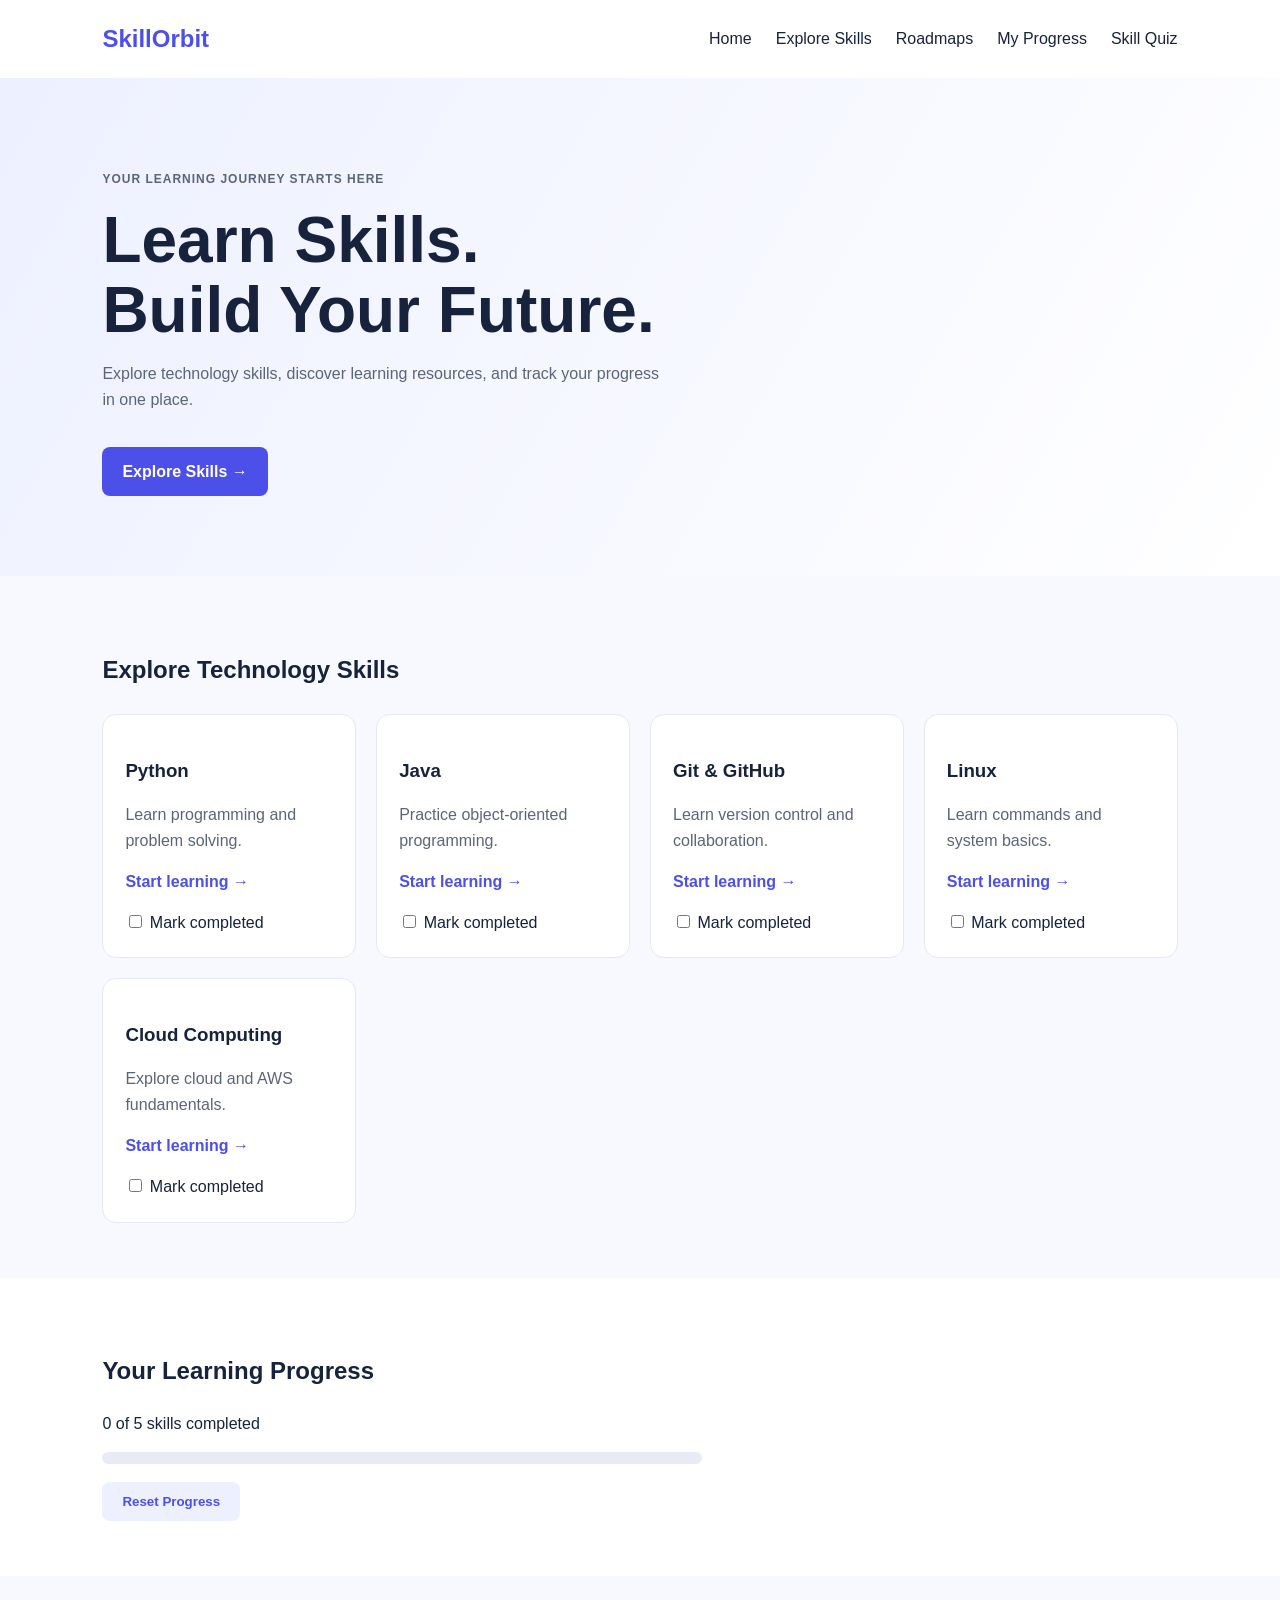
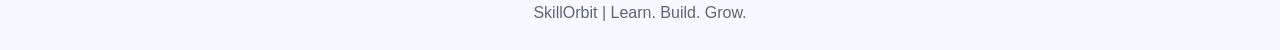
<file: index.html>
<!DOCTYPE html>
<html lang="en">
<head>
    <meta charset="UTF-8">
    <meta name="viewport" content="width=device-width, initial-scale=1.0">
    <title>SkillOrbit - Learn and Grow</title>
    <link rel="stylesheet" href="style.css">
</head>
<body>

    

<header class="navbar">
    <a href="index.html" class="logo">SkillOrbit</a>
    <nav>
        <a href="index.html">Home</a>
        <a href="skills.html">Explore Skills</a>
        <a href="roadmaps.html">Roadmaps</a>
        <a href="progress.html">My Progress</a>
        <a href="quiz.html">Skill Quiz</a>
    </nav>
</header>



    <main>
        <section class="hero">
            <p class="eyebrow">YOUR LEARNING JOURNEY STARTS HERE</p>
            <h1>Learn Skills.<br>Build Your Future.</h1>
            <p>
                Explore technology skills, discover learning resources,
                and track your progress in one place.
            </p>
            <a class="primary-btn" href="#skills">Explore Skills →</a>
        </section>

        <section id="skills" class="section">
            <h2>Explore Technology Skills</h2>
            <div id="skill-list" class="skill-grid"></div>
        </section>

        <section id="progress" class="section progress-section">
            <h2>Your Learning Progress</h2>
            <p id="progress-text">0 of 5 skills completed</p>

            <div class="progress-track">
                <div id="progress-bar"></div>
            </div>

            <button id="reset-btn">Reset Progress</button>
        </section>
    </main>

    <footer>
        SkillOrbit | Learn. Build. Grow.
    </footer>

    <script src="script.js"></script>
</body>
</html>
</file>
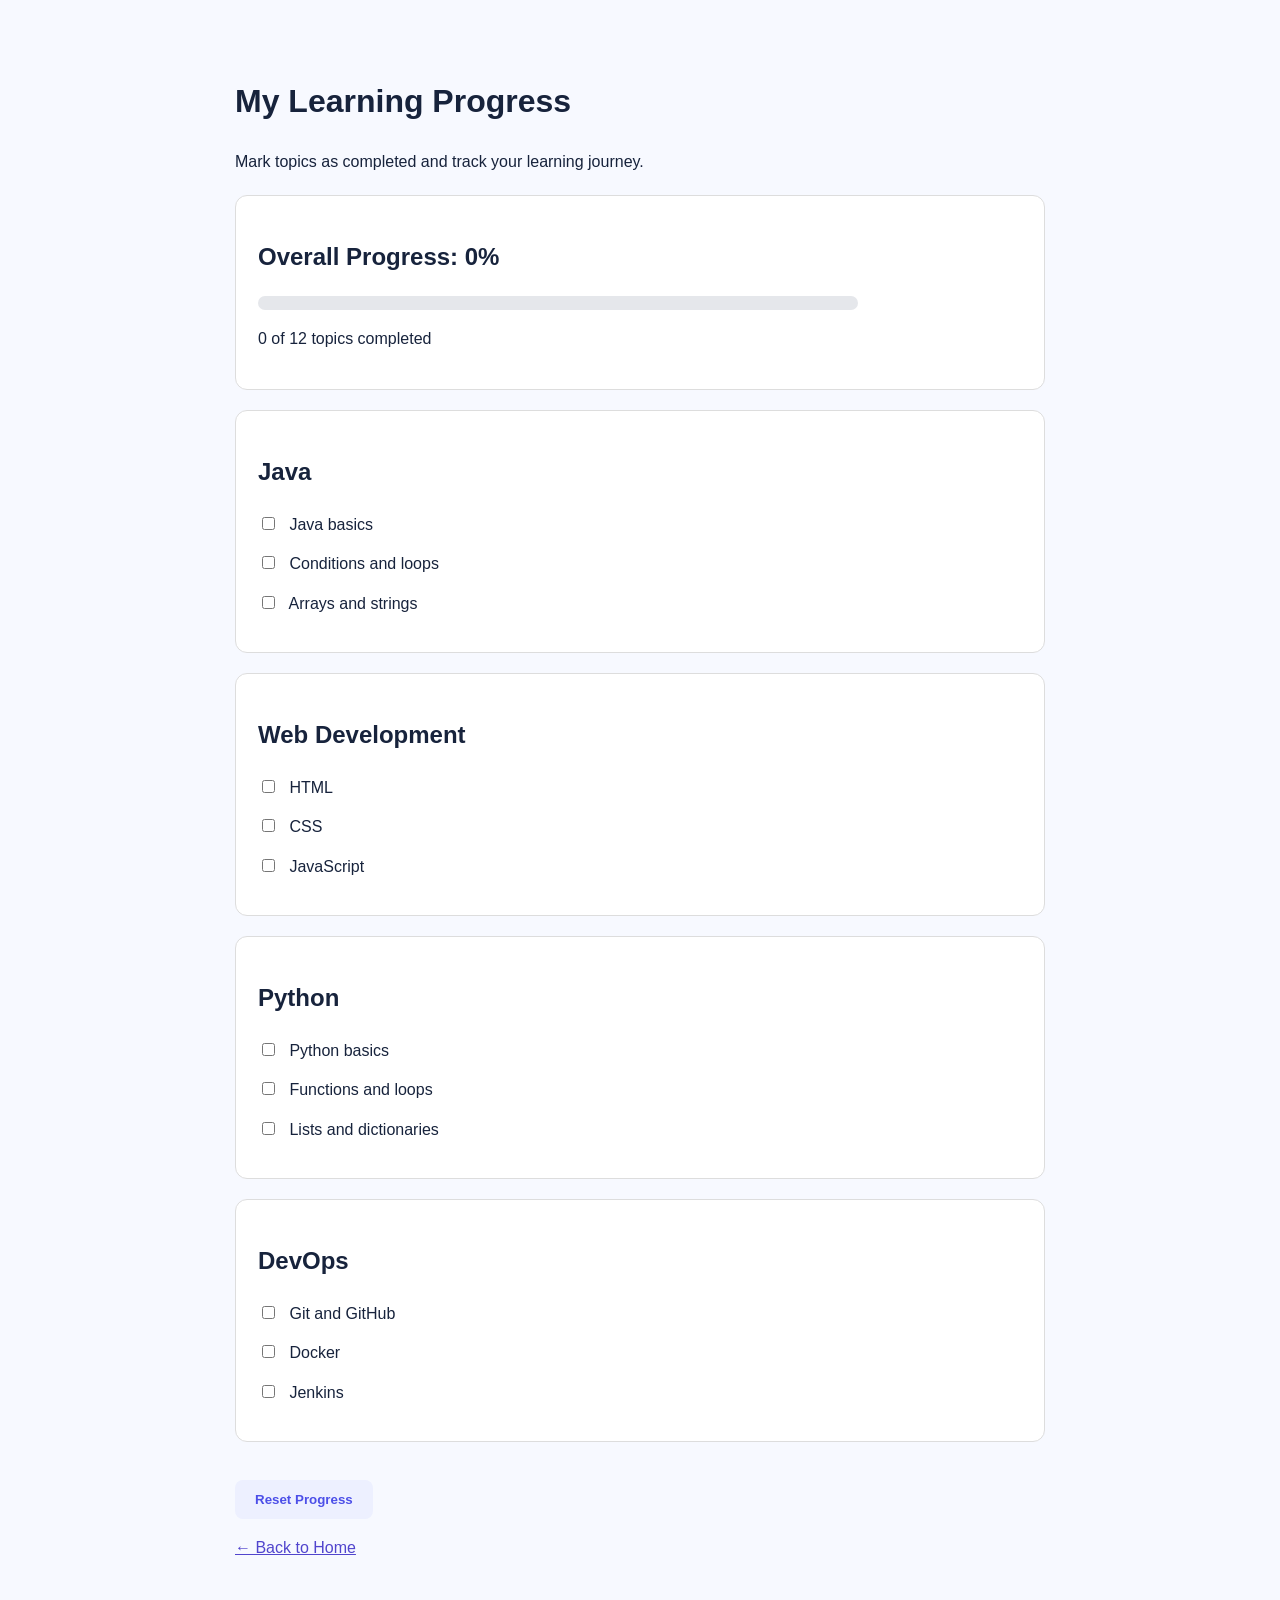
<file: progress.html>
<!DOCTYPE html>
<html lang="en">
<head>
  <meta charset="UTF-8">
  <meta name="viewport" content="width=device-width, initial-scale=1.0">
  <title>My Progress | SkillOrbit</title>
  <link rel="stylesheet" href="style.css">
  <style>
    .progress-page {
      max-width: 850px;
      margin: 35px auto;
      padding: 20px;
    }
    .progress-card {
      background: white;
      border: 1px solid #ddd;
      border-radius: 12px;
      padding: 22px;
      margin: 20px 0;
    }
    .progress-track {
      background: #e5e7eb;
      height: 14px;
      border-radius: 10px;
      overflow: hidden;
    }
    .progress-fill {
      height: 100%;
      width: 0;
      background: #5145cd;
      transition: width 0.3s;
    }
    .topic {
      display: block;
      margin: 14px 0;
    }
    .topic input { margin-right: 10px; }
    .progress-page a {
      color: #5145cd;
    }
  </style>
</head>
<body>
  <main class="progress-page">
    <h1>My Learning Progress</h1>
    <p>Mark topics as completed and track your learning journey.</p>

    <section class="progress-card">
      <h2>Overall Progress: <span id="percentage">0%</span></h2>
      <div
        class="progress-track"
        role="progressbar"
        aria-label="Overall learning progress"
        aria-valuemin="0"
        aria-valuemax="100"
        aria-valuenow="0"
        id="progressBar"
      >
        <div class="progress-fill" id="progressFill"></div>
      </div>
      <p id="completedCount">0 of 12 topics completed</p>
    </section>

    <section class="progress-card">
      <h2>Java</h2>
      <label class="topic"><input type="checkbox" data-topic="java1"> Java basics</label>
      <label class="topic"><input type="checkbox" data-topic="java2"> Conditions and loops</label>
      <label class="topic"><input type="checkbox" data-topic="java3"> Arrays and strings</label>
    </section>

    <section class="progress-card">
      <h2>Web Development</h2>
      <label class="topic"><input type="checkbox" data-topic="web1"> HTML</label>
      <label class="topic"><input type="checkbox" data-topic="web2"> CSS</label>
      <label class="topic"><input type="checkbox" data-topic="web3"> JavaScript</label>
    </section>

    <section class="progress-card">
      <h2>Python</h2>
      <label class="topic"><input type="checkbox" data-topic="python1"> Python basics</label>
      <label class="topic"><input type="checkbox" data-topic="python2"> Functions and loops</label>
      <label class="topic"><input type="checkbox" data-topic="python3"> Lists and dictionaries</label>
    </section>

    <section class="progress-card">
      <h2>DevOps</h2>
      <label class="topic"><input type="checkbox" data-topic="devops1"> Git and GitHub</label>
      <label class="topic"><input type="checkbox" data-topic="devops2"> Docker</label>
      <label class="topic"><input type="checkbox" data-topic="devops3"> Jenkins</label>
    </section>

    <button type="button" id="resetProgress">Reset Progress</button>
    <p><a href="index.html">← Back to Home</a></p>
  </main>

  <script>
    const checkboxes = document.querySelectorAll("[data-topic]");
    const percentage = document.getElementById("percentage");
    const progressFill = document.getElementById("progressFill");
    const progressBar = document.getElementById("progressBar");
    const completedCount = document.getElementById("completedCount");
    const storageKey = "skillorbit-progress";

    let savedProgress = {};
    try {
      savedProgress = JSON.parse(localStorage.getItem(storageKey)) || {};
    } catch {
      savedProgress = {};
    }

    checkboxes.forEach((checkbox) => {
      checkbox.checked = savedProgress[checkbox.dataset.topic] === true;

      checkbox.addEventListener("change", () => {
        savedProgress[checkbox.dataset.topic] = checkbox.checked;
        localStorage.setItem(storageKey, JSON.stringify(savedProgress));
        updateProgress();
      });
    });

    function updateProgress() {
      const total = checkboxes.length;
      const completed = [...checkboxes].filter((checkbox) => checkbox.checked).length;
      const percent = Math.round((completed / total) * 100);

      percentage.textContent = percent + "%";
      progressFill.style.width = percent + "%";
      progressBar.setAttribute("aria-valuenow", percent);
      completedCount.textContent = `${completed} of ${total} topics completed`;
    }

    document.getElementById("resetProgress").addEventListener("click", () => {
      checkboxes.forEach((checkbox) => {
        checkbox.checked = false;
      });
      savedProgress = {};
      localStorage.removeItem(storageKey);
      updateProgress();
    });

    updateProgress();
  </script>
</body>
</html>
</file>
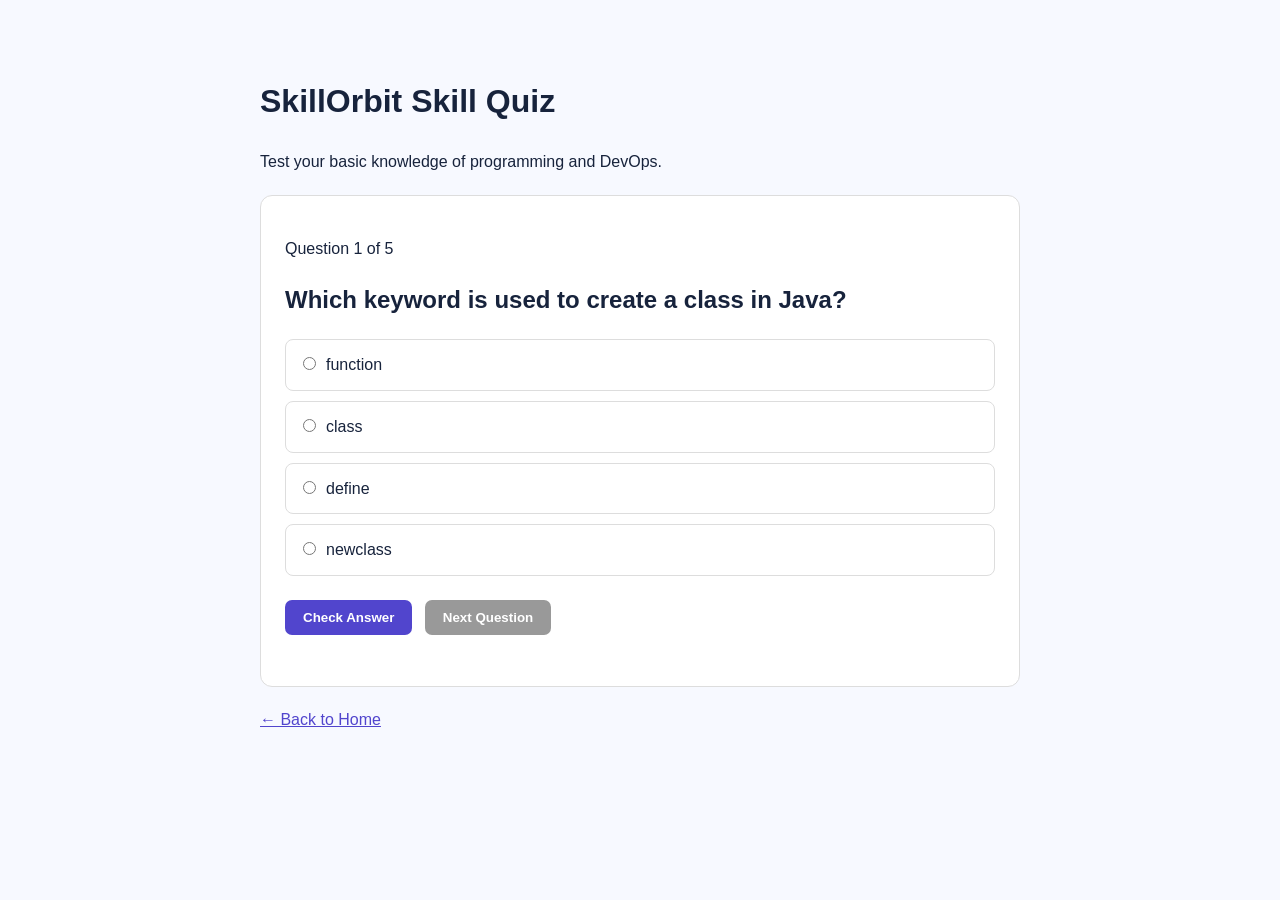
<file: quiz.html>
<!DOCTYPE html>
<html lang="en">
<head>
  <meta charset="UTF-8">
  <meta name="viewport" content="width=device-width, initial-scale=1.0">
  <title>Skill Quiz | SkillOrbit</title>
  <link rel="stylesheet" href="style.css">
  <style>
    .quiz-page { max-width: 800px; margin: 35px auto; padding: 20px; }
    .quiz-card { background: white; border: 1px solid #ddd; border-radius: 12px; padding: 24px; margin: 20px 0; }
    .option { display: block; padding: 12px; margin: 10px 0; border: 1px solid #ddd; border-radius: 8px; cursor: pointer; }
    .option:hover { background: #f1f0ff; }
    .option input { margin-right: 10px; }
    #feedback { font-weight: bold; margin-top: 15px; }
    #result { font-size: 1.2rem; font-weight: bold; }
    .quiz-page button { padding: 10px 18px; margin: 8px 8px 8px 0; border: 0; border-radius: 7px; background: #5145cd; color: white; cursor: pointer; }
    .quiz-page button:disabled { background: #999; cursor: not-allowed; }
    .quiz-page a { color: #5145cd; }
  </style>
</head>
<body>
  <main class="quiz-page">
    <h1>SkillOrbit Skill Quiz</h1>
    <p>Test your basic knowledge of programming and DevOps.</p>

    <section class="quiz-card">
      <p id="questionNumber">Question 1 of 5</p>
      <h2 id="question">Loading question...</h2>
      <div id="options"></div>
      <p id="feedback" aria-live="polite"></p>
      <button id="checkButton">Check Answer</button>
      <button id="nextButton" disabled>Next Question</button>
      <p id="result" aria-live="polite"></p>
    </section>

    <p><a href="index.html">← Back to Home</a></p>
  </main>

  <script>
    const questions = [
      {
        question: "Which keyword is used to create a class in Java?",
        options: ["function", "class", "define", "newclass"],
        answer: 1,
        explanation: "The class keyword declares a class in Java."
      },
      {
        question: "Which language is commonly used to add interactivity to web pages?",
        options: ["HTML", "CSS", "JavaScript", "SQL"],
        answer: 2,
        explanation: "JavaScript adds behavior and interactivity to web pages."
      },
      {
        question: "What is Git mainly used for?",
        options: ["Version control", "Image editing", "Browsing websites", "Creating databases"],
        answer: 0,
        explanation: "Git tracks changes in files and supports collaboration."
      },
      {
        question: "What is Docker used for?",
        options: ["Writing only CSS", "Running applications in containers", "Replacing Git", "Creating spreadsheets"],
        answer: 1,
        explanation: "Docker packages and runs applications in containers."
      },
      {
        question: "What does a CI pipeline commonly do?",
        options: ["Only changes website colors", "Deletes all source code", "Automatically builds and tests code", "Replaces programming"],
        answer: 2,
        explanation: "Continuous Integration automates steps such as building and testing code."
      }
    ];

    let current = 0;
    let score = 0;
    let answered = false;

    const questionElement = document.getElementById("question");
    const numberElement = document.getElementById("questionNumber");
    const optionsElement = document.getElementById("options");
    const feedbackElement = document.getElementById("feedback");
    const checkButton = document.getElementById("checkButton");
    const nextButton = document.getElementById("nextButton");
    const resultElement = document.getElementById("result");

    function showQuestion() {
      const item = questions[current];
      answered = false;
      numberElement.textContent = `Question ${current + 1} of ${questions.length}`;
      questionElement.textContent = item.question;
      feedbackElement.textContent = "";
      resultElement.textContent = "";
      optionsElement.replaceChildren();

      item.options.forEach((option, index) => {
        const label = document.createElement("label");
        label.className = "option";

        const radio = document.createElement("input");
        radio.type = "radio";
        radio.name = "answer";
        radio.value = index;

        label.append(radio, document.createTextNode(option));
        optionsElement.append(label);
      });

      checkButton.disabled = false;
      nextButton.disabled = true;
      nextButton.textContent = current === questions.length - 1 ? "Show Result" : "Next Question";
    }

    checkButton.addEventListener("click", () => {
      if (answered) return;

      const selected = document.querySelector('input[name="answer"]:checked');
      if (!selected) {
        feedbackElement.textContent = "Please select an answer first.";
        return;
      }

      const item = questions[current];
      const isCorrect = Number(selected.value) === item.answer;
      if (isCorrect) score++;

      feedbackElement.textContent = (isCorrect ? "Correct! " : "Not quite. ") + item.explanation;
      answered = true;
      checkButton.disabled = true;
      nextButton.disabled = false;
    });

    nextButton.addEventListener("click", () => {
      if (!answered) return;

      if (current < questions.length - 1) {
        current++;
        showQuestion();
      } else {
        numberElement.textContent = "Quiz completed!";
        questionElement.textContent = "Your final score";
        optionsElement.replaceChildren();
        feedbackElement.textContent = "";
        resultElement.textContent = `${score} out of ${questions.length} (${Math.round(score / questions.length * 100)}%)`;
        checkButton.disabled = true;
        nextButton.disabled = true;
        nextButton.textContent = "Quiz Finished";
      }
    });

    showQuestion();
  </script>
</body>
</html>
</file>
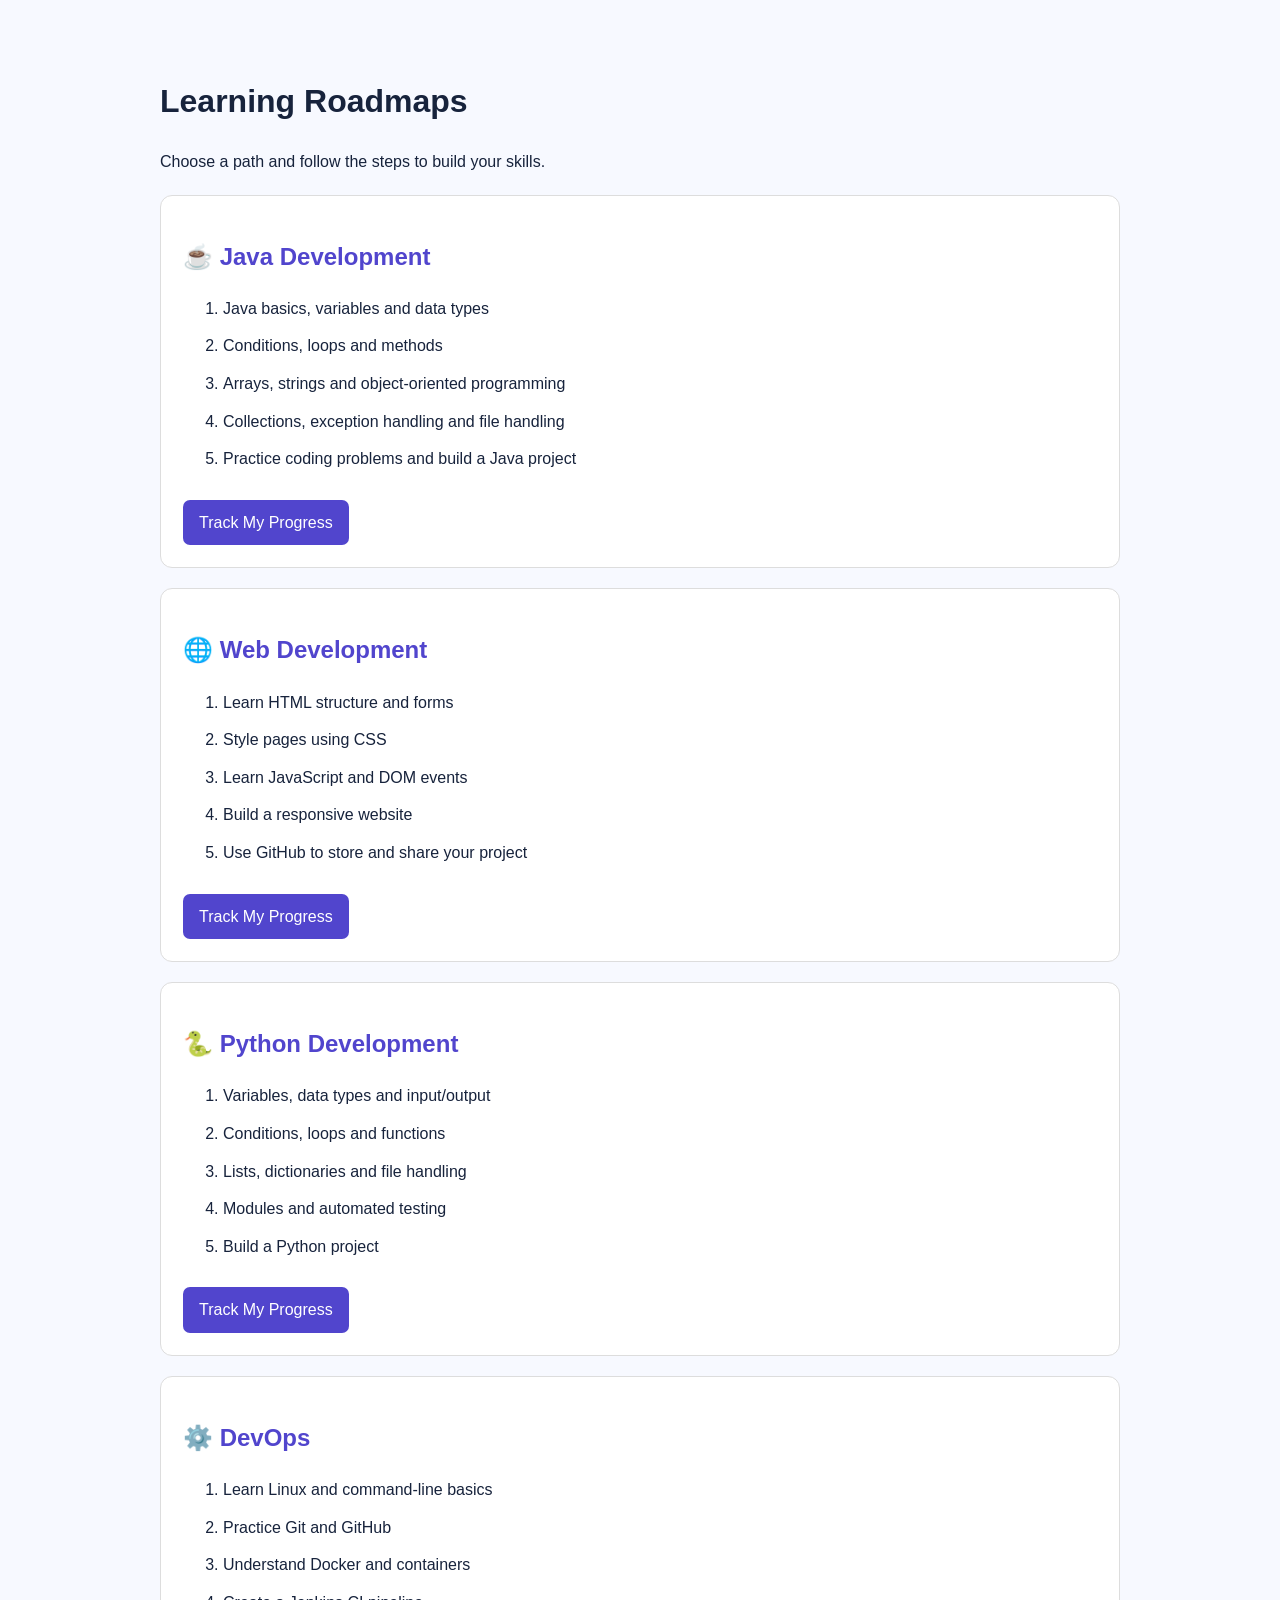
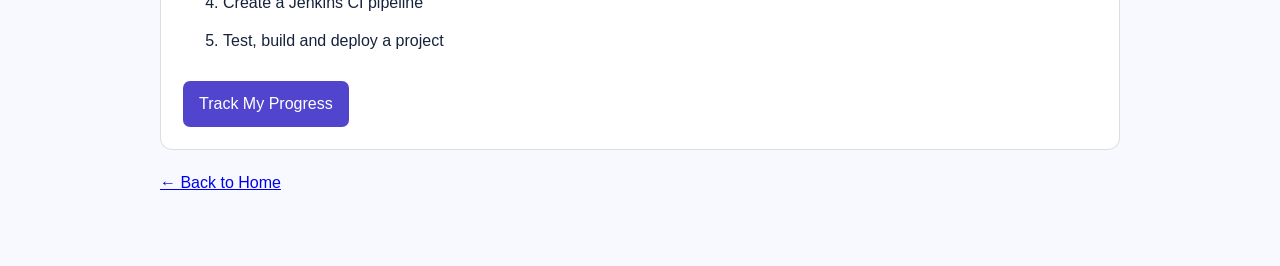
<file: roadmaps.html>
<!DOCTYPE html>
<html lang="en">
<head>
  <meta charset="UTF-8">
  <meta name="viewport" content="width=device-width, initial-scale=1.0">
  <title>Learning Roadmaps | SkillOrbit</title>
  <link rel="stylesheet" href="style.css">
  <style>
    .roadmaps {
      max-width: 1000px;
      margin: 35px auto;
      padding: 20px;
    }
    .roadmap-card {
      background: white;
      padding: 22px;
      margin: 20px 0;
      border-radius: 12px;
      border: 1px solid #ddd;
    }
    .roadmap-card h2 { color: #5145cd; }
    .roadmap-card li { margin: 12px 0; }
    .roadmap-card a {
      display: inline-block;
      margin-top: 12px;
      padding: 10px 16px;
      background: #5145cd;
      color: white;
      border-radius: 7px;
      text-decoration: none;
    }
  </style>
</head>
<body>
  <main class="roadmaps">
    <h1>Learning Roadmaps</h1>
    <p>Choose a path and follow the steps to build your skills.</p>

    <section class="roadmap-card">
      <h2>☕ Java Development</h2>
      <ol>
        <li>Java basics, variables and data types</li>
        <li>Conditions, loops and methods</li>
        <li>Arrays, strings and object-oriented programming</li>
        <li>Collections, exception handling and file handling</li>
        <li>Practice coding problems and build a Java project</li>
      </ol>
      <a href="progress.html">Track My Progress</a>
    </section>

    <section class="roadmap-card">
      <h2>🌐 Web Development</h2>
      <ol>
        <li>Learn HTML structure and forms</li>
        <li>Style pages using CSS</li>
        <li>Learn JavaScript and DOM events</li>
        <li>Build a responsive website</li>
        <li>Use GitHub to store and share your project</li>
      </ol>
      <a href="progress.html">Track My Progress</a>
    </section>

    <section class="roadmap-card">
      <h2>🐍 Python Development</h2>
      <ol>
        <li>Variables, data types and input/output</li>
        <li>Conditions, loops and functions</li>
        <li>Lists, dictionaries and file handling</li>
        <li>Modules and automated testing</li>
        <li>Build a Python project</li>
      </ol>
      <a href="progress.html">Track My Progress</a>
    </section>

    <section class="roadmap-card">
      <h2>⚙️ DevOps</h2>
      <ol>
        <li>Learn Linux and command-line basics</li>
        <li>Practice Git and GitHub</li>
        <li>Understand Docker and containers</li>
        <li>Create a Jenkins CI pipeline</li>
        <li>Test, build and deploy a project</li>
      </ol>
      <a href="progress.html">Track My Progress</a>
    </section>

    <p><a href="index.html">← Back to Home</a></p>
  </main>
</body>
</html>
</file>
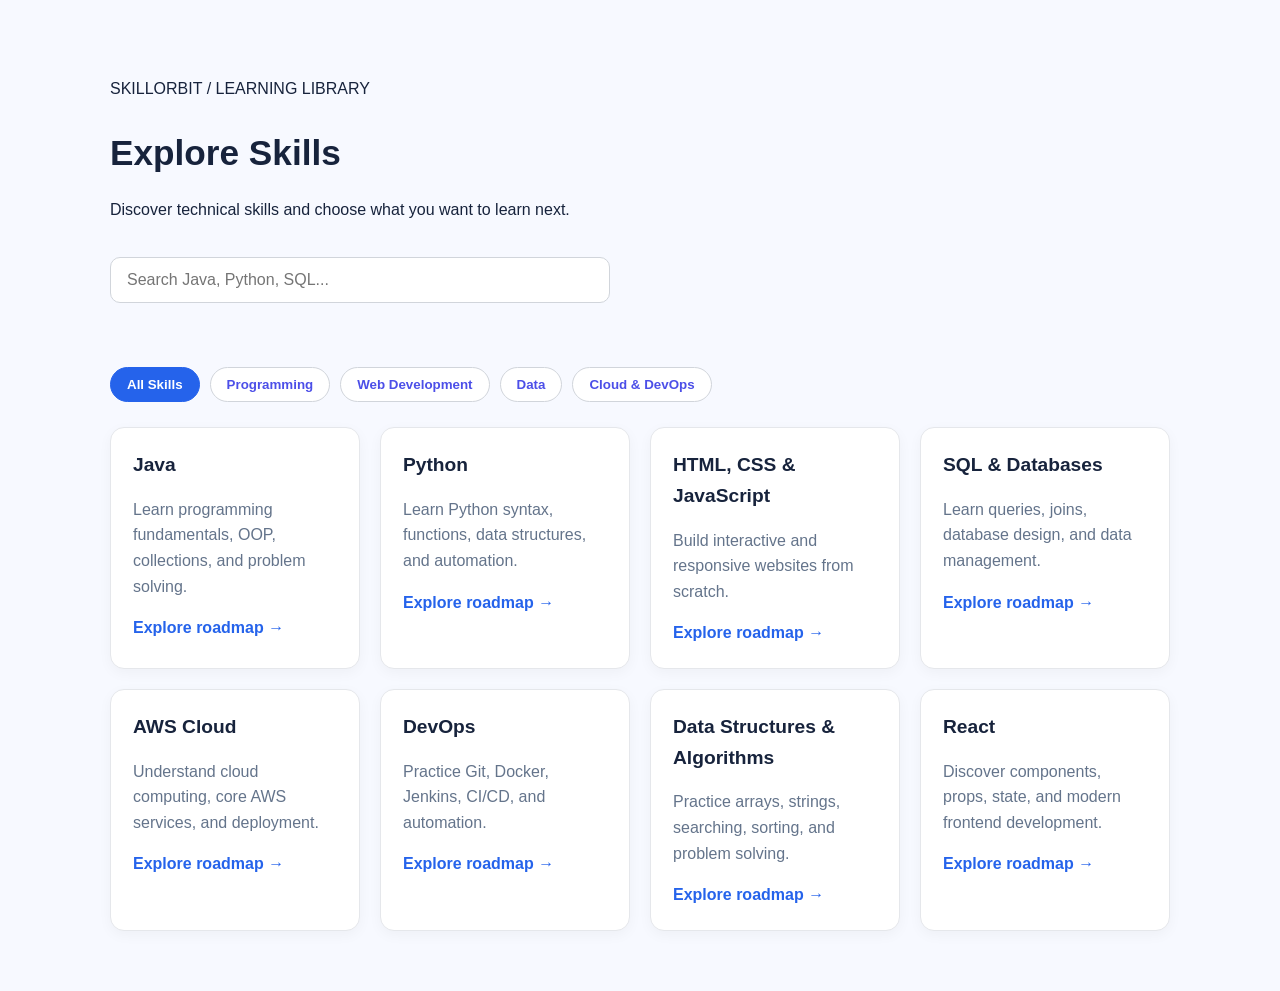
<file: skills.html>
<!DOCTYPE html>
<html lang="en">
<head>
    <meta charset="UTF-8">
    <meta name="viewport" content="width=device-width, initial-scale=1.0">
    <title>Explore Skills | SkillOrbit</title>
    <link rel="stylesheet" href="style.css">
    <style>
        .skills-page {
            max-width: 1100px;
            margin: 40px auto;
            padding: 20px;
        }

        .skills-header {
            margin-bottom: 28px;
        }

        .skills-header h1 {
            font-size: 2.2rem;
            margin-bottom: 10px;
        }

        .skills-search {
            width: 100%;
            max-width: 500px;
            padding: 13px 16px;
            margin: 18px 0;
            border: 1px solid #d1d5db;
            border-radius: 10px;
            font-size: 1rem;
        }

        .skill-filters {
            display: flex;
            flex-wrap: wrap;
            gap: 10px;
            margin-bottom: 25px;
        }

        .skill-filters button {
            padding: 9px 16px;
            border: 1px solid #d1d5db;
            border-radius: 20px;
            background: white;
            cursor: pointer;
        }

        .skill-filters button.active {
            background: #2563eb;
            color: white;
            border-color: #2563eb;
        }

        .skills-grid {
            display: grid;
            grid-template-columns: repeat(auto-fit, minmax(220px, 1fr));
            gap: 20px;
        }

        .skill-card {
            padding: 22px;
            border: 1px solid #e5e7eb;
            border-radius: 14px;
            background: white;
            box-shadow: 0 4px 14px rgba(0, 0, 0, 0.04);
        }

        .skill-card h2 {
            font-size: 1.2rem;
            margin: 0 0 10px;
        }

        .skill-card p {
            color: #64748b;
            line-height: 1.6;
        }

        .skill-card a {
            color: #2563eb;
            font-weight: 600;
            text-decoration: none;
        }

        .no-results {
            display: none;
            padding: 20px 0;
        }
    </style>
</head>
<body>
    <main class="skills-page">
        <header class="skills-header">
            <p>SKILLORBIT / LEARNING LIBRARY</p>
            <h1>Explore Skills</h1>
            <p>Discover technical skills and choose what you want to learn next.</p>

            <input
                type="search"
                id="skillSearch"
                class="skills-search"
                placeholder="Search Java, Python, SQL..."
                aria-label="Search skills"
            >
        </header>

        <nav class="skill-filters" aria-label="Filter skills by category">
            <button class="active" data-category="all">All Skills</button>
            <button data-category="programming">Programming</button>
            <button data-category="web">Web Development</button>
            <button data-category="data">Data</button>
            <button data-category="cloud">Cloud & DevOps</button>
        </nav>

        <section class="skills-grid" id="skillsGrid">
            <article class="skill-card" data-category="programming">
                <h2>Java</h2>
                <p>Learn programming fundamentals, OOP, collections, and problem solving.</p>
                <a href="roadmaps.html">Explore roadmap →</a>
            </article>

            <article class="skill-card" data-category="programming">
                <h2>Python</h2>
                <p>Learn Python syntax, functions, data structures, and automation.</p>
                <a href="roadmaps.html">Explore roadmap →</a>
            </article>

            <article class="skill-card" data-category="web">
                <h2>HTML, CSS & JavaScript</h2>
                <p>Build interactive and responsive websites from scratch.</p>
                <a href="roadmaps.html">Explore roadmap →</a>
            </article>

            <article class="skill-card" data-category="data">
                <h2>SQL & Databases</h2>
                <p>Learn queries, joins, database design, and data management.</p>
                <a href="roadmaps.html">Explore roadmap →</a>
            </article>

            <article class="skill-card" data-category="cloud">
                <h2>AWS Cloud</h2>
                <p>Understand cloud computing, core AWS services, and deployment.</p>
                <a href="roadmaps.html">Explore roadmap →</a>
            </article>

            <article class="skill-card" data-category="cloud">
                <h2>DevOps</h2>
                <p>Practice Git, Docker, Jenkins, CI/CD, and automation.</p>
                <a href="roadmaps.html">Explore roadmap →</a>
            </article>

            <article class="skill-card" data-category="data">
                <h2>Data Structures & Algorithms</h2>
                <p>Practice arrays, strings, searching, sorting, and problem solving.</p>
                <a href="roadmaps.html">Explore roadmap →</a>
            </article>

            <article class="skill-card" data-category="web">
                <h2>React</h2>
                <p>Discover components, props, state, and modern frontend development.</p>
                <a href="roadmaps.html">Explore roadmap →</a>
            </article>
        </section>

        <p class="no-results" id="noResults">No matching skills found. Try another search.</p>
    </main>

    <script>
        const searchInput = document.getElementById("skillSearch");
        const filterButtons = document.querySelectorAll(".skill-filters button");
        const skillCards = document.querySelectorAll(".skill-card");
        const noResults = document.getElementById("noResults");

        let selectedCategory = "all";

        function filterSkills() {
            const searchText = searchInput.value.toLowerCase().trim();
            let visibleCount = 0;

            skillCards.forEach(function(card) {
                const matchesSearch = card.textContent.toLowerCase().includes(searchText);
                const matchesCategory =
                    selectedCategory === "all" ||
                    card.dataset.category === selectedCategory;

                const shouldShow = matchesSearch && matchesCategory;
                card.hidden = !shouldShow;

                if (shouldShow) {
                    visibleCount++;
                }
            });

            noResults.style.display = visibleCount === 0 ? "block" : "none";
        }

        searchInput.addEventListener("input", filterSkills);

        filterButtons.forEach(function(button) {
            button.addEventListener("click", function() {
                selectedCategory = button.dataset.category;

                filterButtons.forEach(function(item) {
                    item.classList.remove("active");
                });

                button.classList.add("active");
                filterSkills();
            });
        });
    </script>
</body>
</html>
</file>
<file: style.css>
* {
    box-sizing: border-box;
}

html {
    scroll-behavior: smooth;
}

body {
    margin: 0;
    font-family: Arial, sans-serif;
    color: #17233c;
    background: #f7f9ff;
    line-height: 1.6;
}

.navbar {
    display: flex;
    justify-content: space-between;
    align-items: center;
    padding: 20px 8%;
    background: white;
}

.logo {
    font-size: 24px;
    font-weight: bold;
    color: #4c4fe8;
    text-decoration: none;
}

nav {
    display: flex;
    gap: 24px;
}

nav a {
    color: #17233c;
    text-decoration: none;
}

.hero {
    padding: 80px 8%;
    background: linear-gradient(120deg, #edf0ff, white);
}

.hero h1 {
    font-size: clamp(38px, 6vw, 64px);
    line-height: 1.1;
    margin: 15px 0;
}

.hero p {
    max-width: 560px;
    color: #5b6579;
}

.eyebrow {
    color: #4c4fe8;
    font-weight: bold;
    letter-spacing: 1px;
    font-size: 12px;
}

.primary-btn,
button {
    display: inline-block;
    margin-top: 18px;
    padding: 12px 20px;
    border: none;
    border-radius: 8px;
    cursor: pointer;
    text-decoration: none;
    font-weight: bold;
}

.primary-btn {
    color: white;
    background: #4c4fe8;
}

button {
    color: #4c4fe8;
    background: #edf0ff;
}

.section {
    padding: 55px 8%;
}

.skill-grid {
    display: grid;
    grid-template-columns: repeat(auto-fit, minmax(210px, 1fr));
    gap: 20px;
    margin-top: 25px;
}

.skill-card {
    padding: 22px;
    background: white;
    border: 1px solid #e4e8f2;
    border-radius: 14px;
}

.skill-card h3 {
    margin-bottom: 8px;
}

.skill-card p {
    color: #5b6579;
}

.skill-card a {
    color: #4c4fe8;
    font-weight: bold;
    text-decoration: none;
}

.skill-card label {
    display: block;
    margin-top: 15px;
    cursor: pointer;
}

.progress-section {
    background: white;
}

.progress-track {
    height: 12px;
    max-width: 600px;
    overflow: hidden;
    background: #e8ebf5;
    border-radius: 10px;
}

#progress-bar {
    width: 0;
    height: 100%;
    background: #4c4fe8;
    transition: width 0.3s;
}

footer {
    padding: 24px;
    text-align: center;
    color: #5b6579;
}

@media (max-width: 520px) {
    .navbar {
        align-items: flex-start;
        gap: 12px;
        flex-direction: column;
    }
}
</file>
